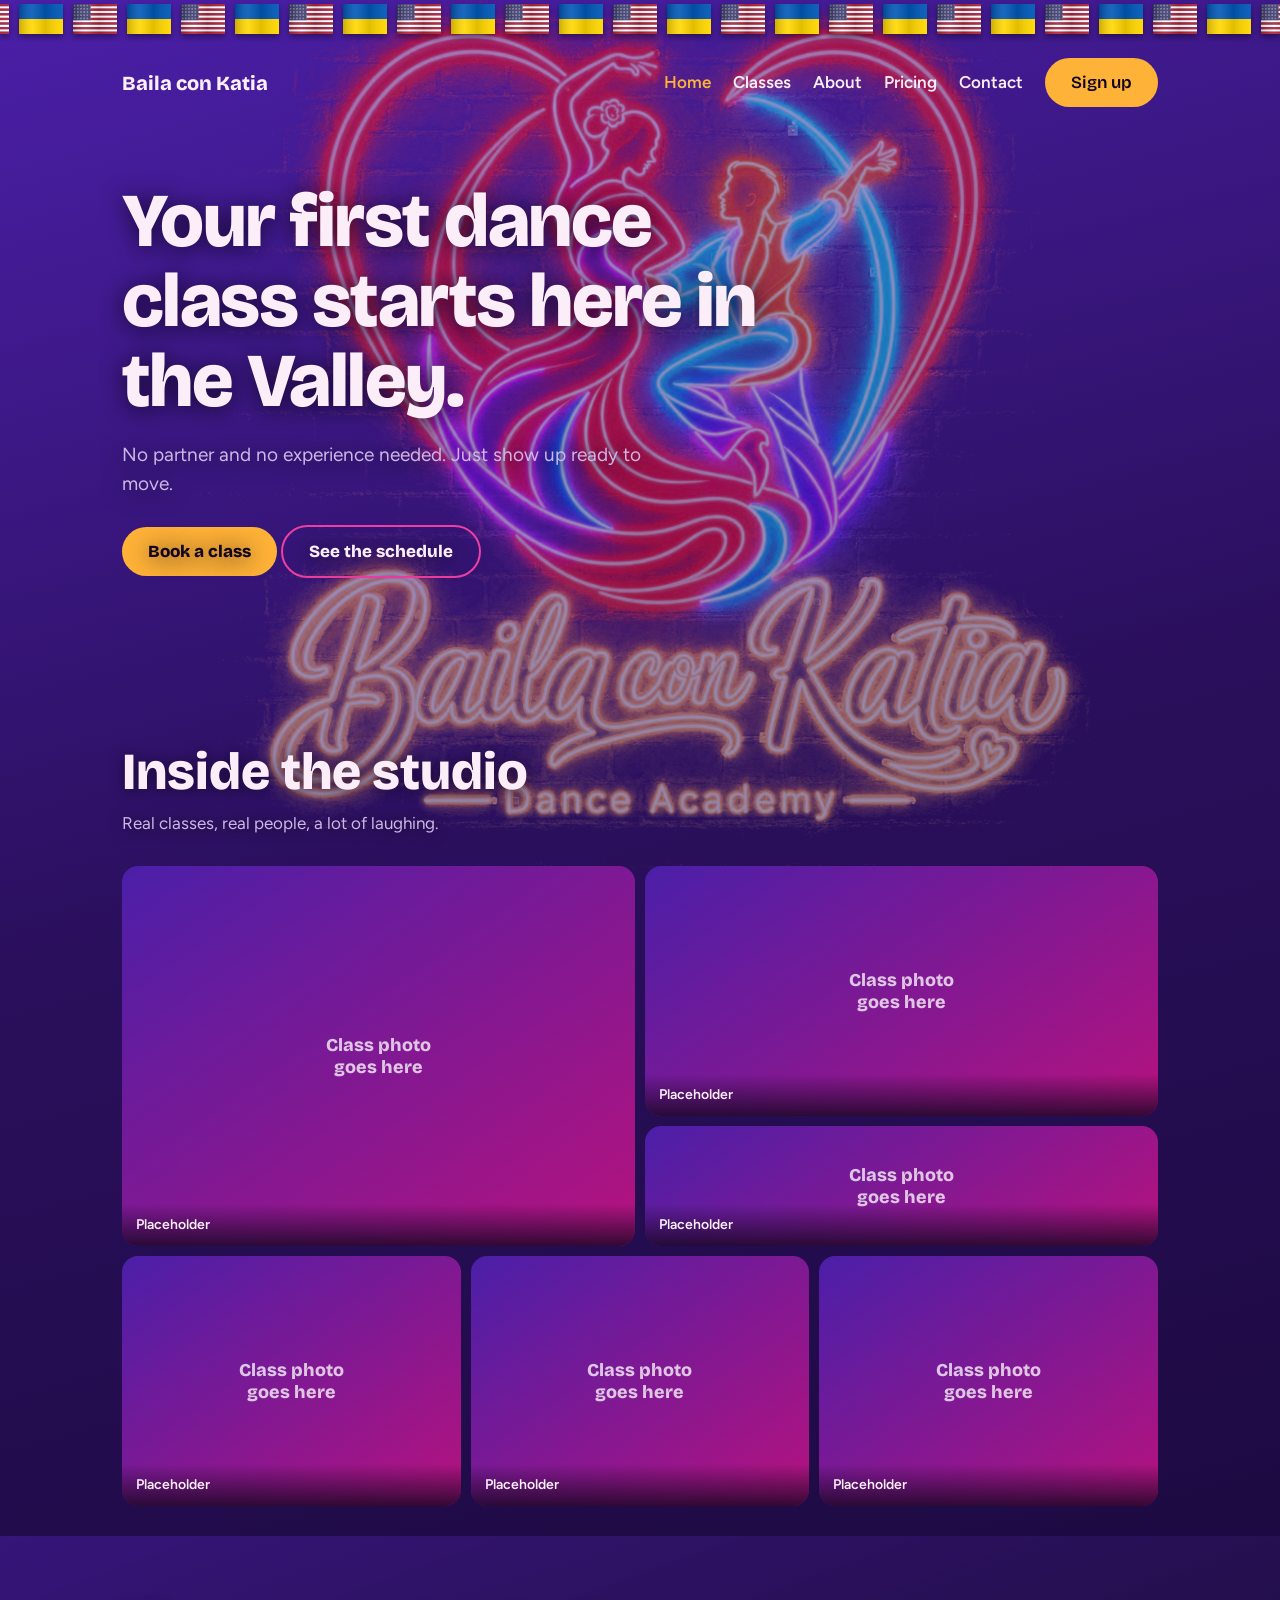
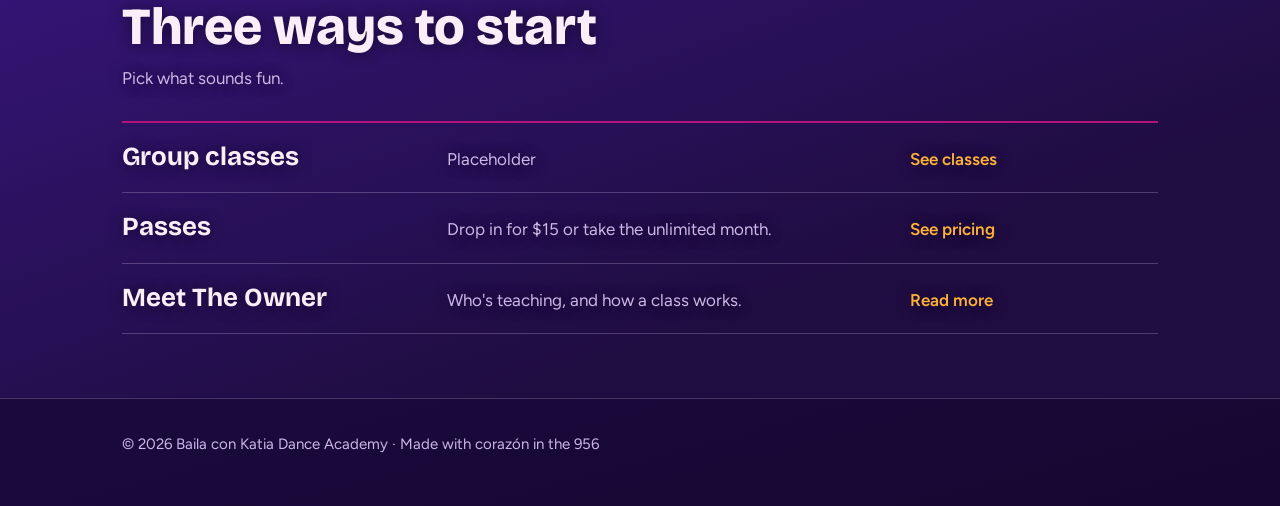
<file: index.html>
<!DOCTYPE html>
<html lang="en">
<head>
<meta charset="utf-8">
<meta name="viewport" content="width=device-width, initial-scale=1, viewport-fit=cover">
<meta name="theme-color" content="#12061f">
<title>Baila con Katia Dance Academy | Rio Grande Valley</title>
<meta name="description" content="Dance classes in Hidalgo County, Rio Grande Valley, TX.">
<link rel="icon" href="images/logo-neon.png">
<link href="https://fonts.googleapis.com/css2?family=Bricolage+Grotesque:opsz,wght@12..96,500;12..96,800&family=Figtree:wght@400;600&display=swap" rel="stylesheet">
<link rel="stylesheet" href="css/styles.css">
</head>
<body class="bg-neon">
<div class="flag-strip" id="flagStrip" aria-hidden="true"></div>
<div class="wrap">
<nav aria-label="Main"><b>Baila con Katia</b><div id="menu">
<a href="index.html" aria-current="page">Home</a>
<a href="classes.html">Classes</a>
<a href="about.html">About</a>
<a href="pricing.html">Pricing</a>
<a href="contact.html">Contact</a>
<a class="btn nav-cta" href="pricing.html">Sign up</a>
</div></nav>
<header class="hero">
<div>
<h1>Your first dance class starts here in the Valley.</h1>
<p>No partner and no experience needed. Just show up ready to move.</p>
<a class="btn" href="pricing.html">Book a class</a> <a class="btn ghost" href="classes.html">See the schedule</a>
</div>
</header>
</div>
<section class="gallery-section"><div class="wrap"><h2>Inside the studio</h2><p class="lead">Real classes, real people, a lot of laughing.</p><div class="gal" id="gal"></div></div></section>
<section class="band"><div class="wrap">
<h2>Three ways to start</h2>
<p class="lead">Pick what sounds fun.</p>
<div class="classes">
<a class="row" href="classes.html"><h3>Group classes</h3><span>Placeholder</span><em>See classes</em></a>
<a class="row" href="pricing.html"><h3>Passes</h3><span>Drop in for $15 or take the unlimited month.</span><em>See pricing</em></a>
<a class="row" href="about.html"><h3>Meet The Owner</h3><span>Who's teaching, and how a class works.</span><em>Read more</em></a>
</div></div></section>

<div class="bar"><a class="btn" href="pricing.html">Book a class</a><a class="btn ghost" href="contact.html">Visit</a></div>
<footer><div class="wrap">© 2026 Baila con Katia Dance Academy · Made with corazón in the 956</div></footer>
<script src="js/main.js"></script>
</body>
</html>
</file>
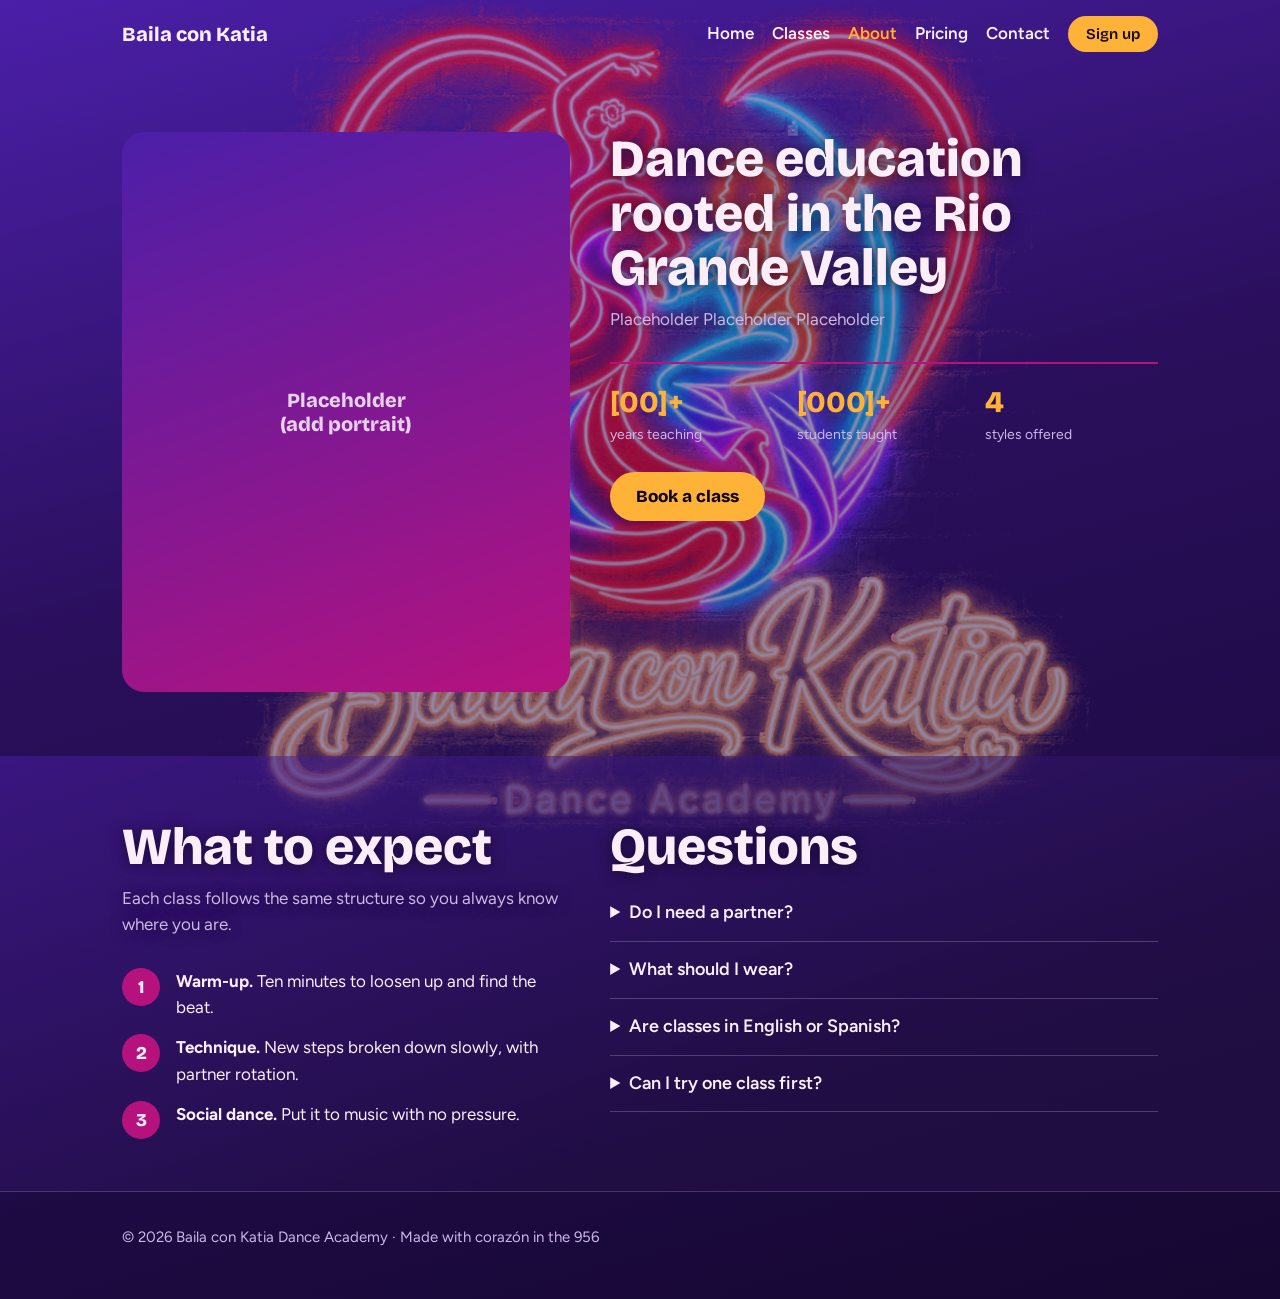
<file: about.html>
<!DOCTYPE html>
<html lang="en">
<head>
<meta charset="utf-8">
<meta name="viewport" content="width=device-width, initial-scale=1, viewport-fit=cover">
<meta name="theme-color" content="#12061f">
<title>About Katia | Baila con Katia</title>
<meta name="description" content="Latin dance classes in Hidalgo County, Rio Grande Valley, TX. Salsa, bachata, cumbia, kids classes and private lessons.">
<link rel="icon" href="images/logo-neon.png">
<link href="https://fonts.googleapis.com/css2?family=Bricolage+Grotesque:opsz,wght@12..96,500;12..96,800&family=Figtree:wght@400;600&display=swap" rel="stylesheet">
<link rel="stylesheet" href="css/styles.css">
</head>
<body class="bg-neon">
<div class="picado" id="picado" aria-hidden="true"></div>
<div class="wrap">
<nav aria-label="Main"><b>Baila con Katia</b><div id="menu"><a href="index.html">Home</a><a href="classes.html">Classes</a><a href="about.html" aria-current="page">About</a><a href="pricing.html">Pricing</a><a href="contact.html">Contact</a><a class="btn" href="pricing.html" style="padding:9px 18px;font-size:15px">Sign up</a></div></nav>
</div>
<section><div class="wrap">
<div class="ab"><div class="portrait">Placeholder<br>(add portrait)</div>
<div><h2>Dance education rooted in the Rio Grande Valley</h2>
<p class="lead">Placeholder Placeholder Placeholder</p>
<div class="facts"><div><b>[00]+</b><span>years teaching</span></div><div><b>[000]+</b><span>students taught</span></div><div><b>4</b><span>styles offered</span></div></div>
<a class="btn" href="pricing.html">Book a class</a></div></div></div></section>
<section class="band"><div class="wrap ab">
<div><h2>What to expect</h2><p class="lead">Each class follows the same structure so you always know where you are.</p>
<ol class="steps"><li><strong>Warm-up.</strong> Ten minutes to loosen up and find the beat.</li><li><strong>Technique.</strong> New steps broken down slowly, with partner rotation.</li><li><strong>Social dance.</strong> Put it to music with no pressure.</li></ol></div>
<div><h2>Questions</h2>
<details><summary>Do I need a partner?</summary><p>No. We rotate partners during class.</p></details>
<details><summary>What should I wear?</summary><p>Comfortable clothes and shoes you can pivot in. Avoid sneakers with heavy grip.</p></details>
<details><summary>Are classes in English or Spanish?</summary><p>Both. Katia teaches in English y español.</p></details>
<details><summary>Can I try one class first?</summary><p>Yes. The drop-in pass is made for that.</p></details>
</div></div></section>

<div class="bar" id="bar"><a class="btn" href="pricing.html">Book a class</a><a class="btn ghost" href="contact.html">Visit</a></div>
<footer><div class="wrap">© 2026 Baila con Katia Dance Academy · Made with corazón in the 956</div></footer>
<script src="js/main.js"></script>
</body>
</html>
</file>
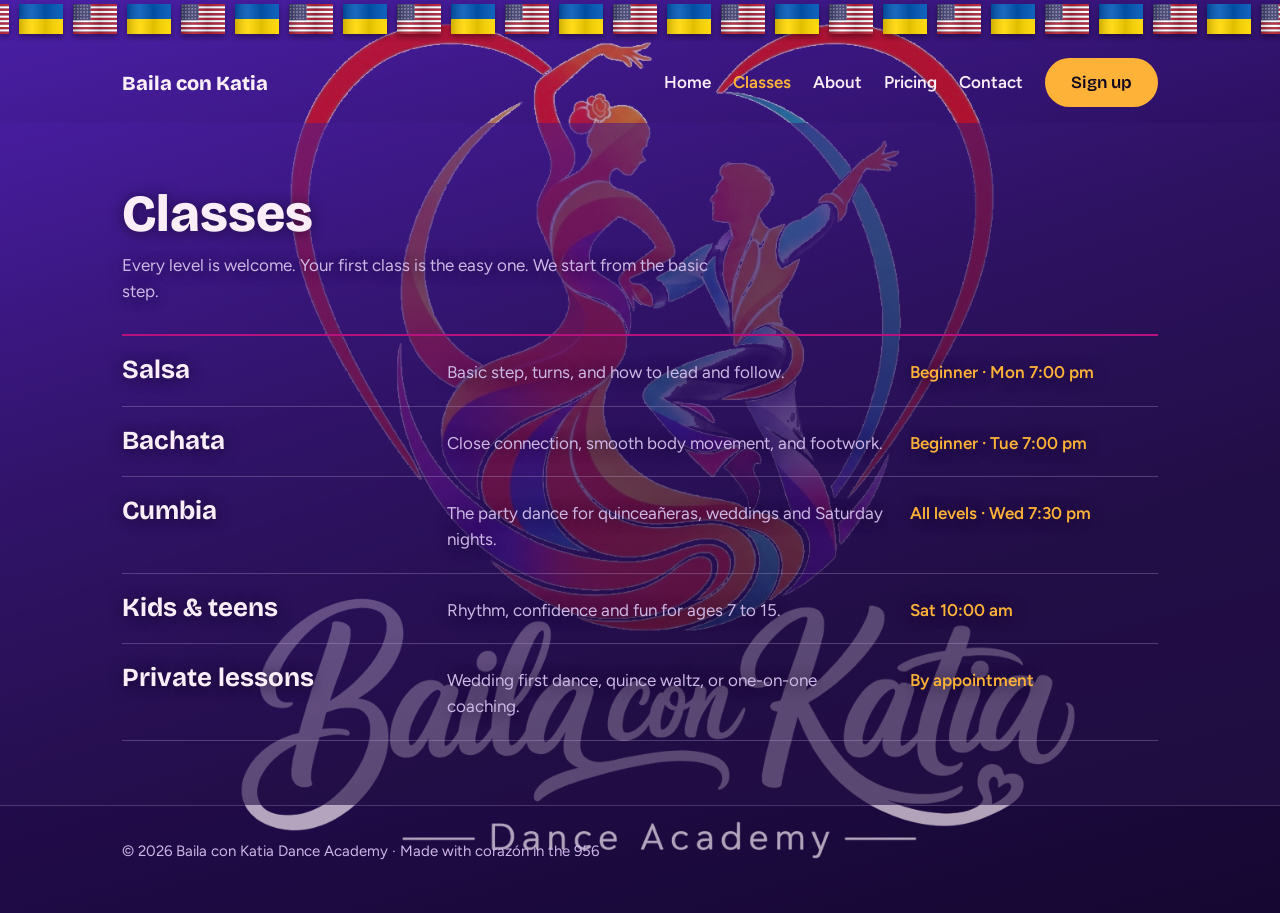
<file: classes.html>
<!DOCTYPE html>
<html lang="en">
<head>
<meta charset="utf-8">
<meta name="viewport" content="width=device-width, initial-scale=1, viewport-fit=cover">
<meta name="theme-color" content="#12061f">
<title>Classes | Baila con Katia</title>
<meta name="description" content="Latin dance classes in Hidalgo County, Rio Grande Valley, TX. Salsa, bachata, cumbia, kids classes and private lessons.">
<link rel="icon" href="images/logo-neon.png">
<link href="https://fonts.googleapis.com/css2?family=Bricolage+Grotesque:opsz,wght@12..96,500;12..96,800&family=Figtree:wght@400;600&display=swap" rel="stylesheet">
<link rel="stylesheet" href="css/styles.css">
</head>
<body class="bg-color">
<div class="flag-strip" id="flagStrip" aria-hidden="true"></div>
<div class="wrap">
<nav aria-label="Main"><b>Baila con Katia</b><div id="menu">
<a href="index.html">Home</a>
<a href="classes.html" aria-current="page">Classes</a>
<a href="about.html">About</a>
<a href="pricing.html">Pricing</a>
<a href="contact.html">Contact</a>
<a class="btn nav-cta" href="pricing.html">Sign up</a>
</div></nav>
</div>
<section class="band" id="classes"><div class="wrap">
<h2>Classes</h2>
<p class="lead">Every level is welcome. Your first class is the easy one. We start from the basic step.</p>
<div class="classes">
<div class="row"><h3>Salsa</h3><span>Basic step, turns, and how to lead and follow.</span><em>Beginner · Mon 7:00 pm</em></div>
<div class="row"><h3>Bachata</h3><span>Close connection, smooth body movement, and footwork.</span><em>Beginner · Tue 7:00 pm</em></div>
<div class="row"><h3>Cumbia</h3><span>The party dance for quinceañeras, weddings and Saturday nights.</span><em>All levels · Wed 7:30 pm</em></div>
<div class="row"><h3>Kids &amp; teens</h3><span>Rhythm, confidence and fun for ages 7 to 15.</span><em>Sat 10:00 am</em></div>
<div class="row"><h3>Private lessons</h3><span>Wedding first dance, quince waltz, or one-on-one coaching.</span><em>By appointment</em></div>
</div>
</div></section>

<div class="bar"><a class="btn" href="pricing.html">Book a class</a><a class="btn ghost" href="contact.html">Visit</a></div>
<footer><div class="wrap">© 2026 Baila con Katia Dance Academy · Made with corazón in the 956</div></footer>
<script src="js/main.js"></script>
</body>
</html>
</file>
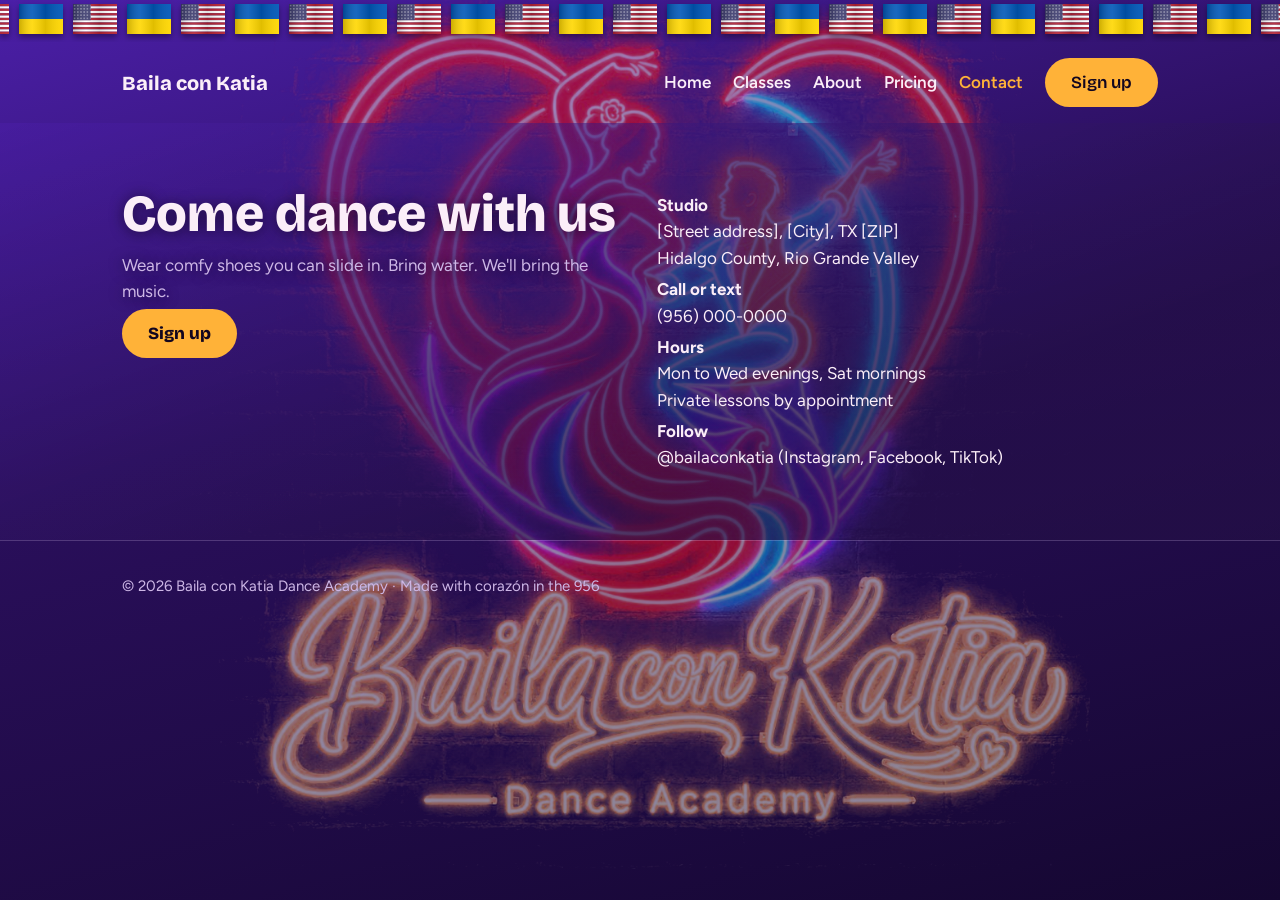
<file: contact.html>
<!DOCTYPE html>
<html lang="en">
<head>
<meta charset="utf-8">
<meta name="viewport" content="width=device-width, initial-scale=1, viewport-fit=cover">
<meta name="theme-color" content="#12061f">
<title>Contact and location | Baila con Katia</title>
<meta name="description" content="Latin dance classes in Hidalgo County, Rio Grande Valley, TX. Salsa, bachata, cumbia, kids classes and private lessons.">
<link rel="icon" href="images/logo-neon.png">
<link href="https://fonts.googleapis.com/css2?family=Bricolage+Grotesque:opsz,wght@12..96,500;12..96,800&family=Figtree:wght@400;600&display=swap" rel="stylesheet">
<link rel="stylesheet" href="css/styles.css">
</head>
<body class="bg-neon">
<div class="flag-strip" id="flagStrip" aria-hidden="true"></div>
<div class="wrap">
<nav aria-label="Main"><b>Baila con Katia</b><div id="menu">
<a href="index.html">Home</a>
<a href="classes.html">Classes</a>
<a href="about.html">About</a>
<a href="pricing.html">Pricing</a>
<a href="contact.html" aria-current="page">Contact</a>
<a class="btn nav-cta" href="pricing.html">Sign up</a>
</div></nav>
</div>
<section class="band" id="visit"><div class="wrap info">
<div><h2>Come dance with us</h2><p class="lead">Wear comfy shoes you can slide in. Bring water. We'll bring the music.</p><a class="btn" href="pricing.html">Sign up</a></div>
<div><p><strong>Studio</strong><br>[Street address], [City], TX [ZIP]<br>Hidalgo County, Rio Grande Valley</p>
<p><strong>Call or text</strong><br>(956) 000-0000</p>
<p><strong>Hours</strong><br>Mon to Wed evenings, Sat mornings<br>Private lessons by appointment</p>
<p><strong>Follow</strong><br>@bailaconkatia (Instagram, Facebook, TikTok)</p></div>
</div></section>

<div class="bar"><a class="btn" href="pricing.html">Book a class</a><a class="btn ghost" href="contact.html">Visit</a></div>
<footer><div class="wrap">© 2026 Baila con Katia Dance Academy · Made with corazón in the 956</div></footer>
<script src="js/main.js"></script>
</body>
</html>
</file>
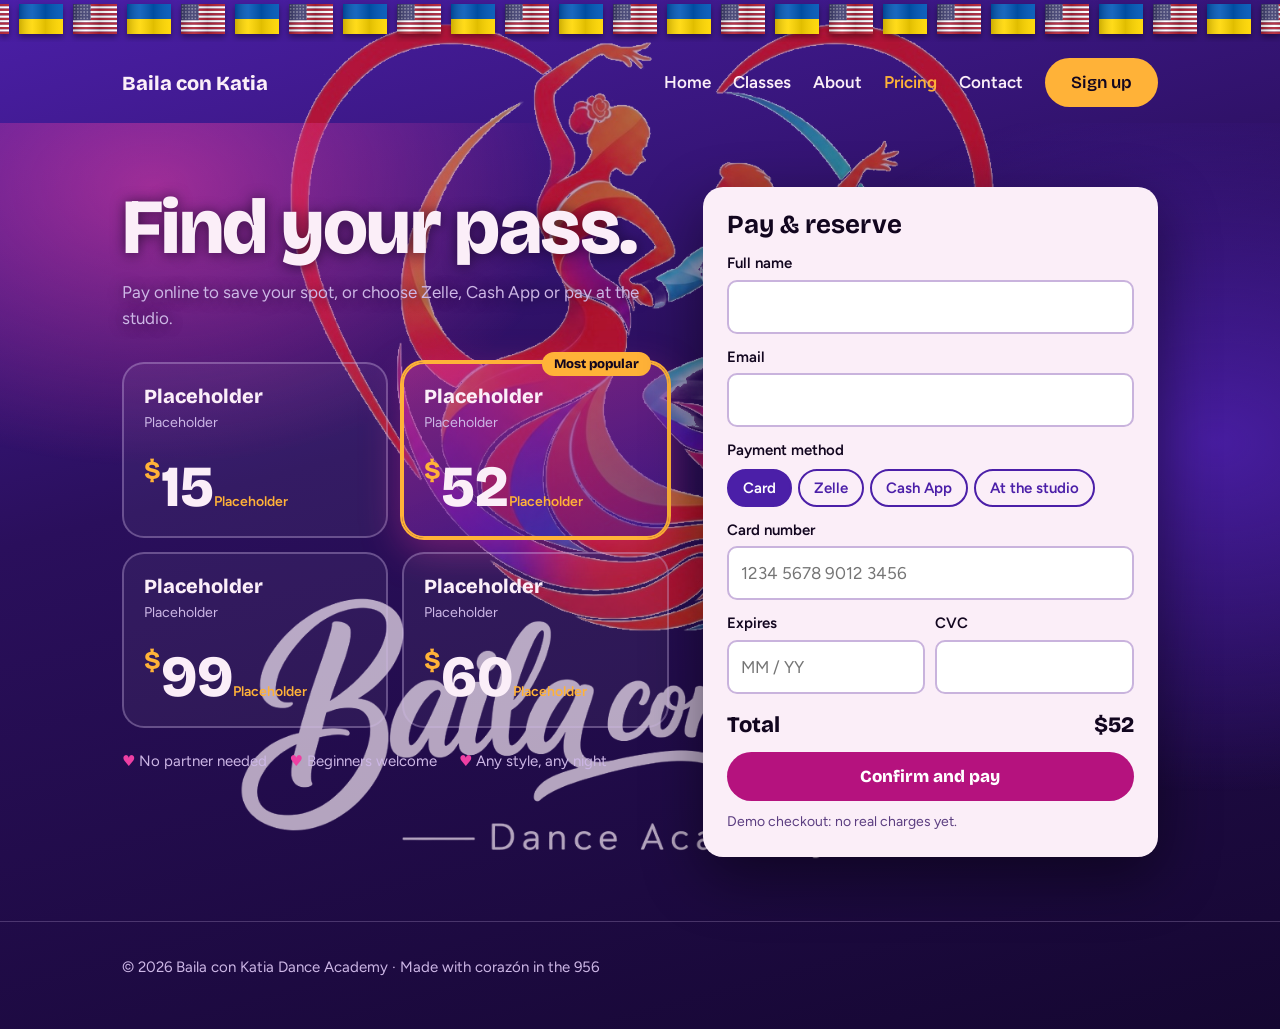
<file: pricing.html>
<!DOCTYPE html>
<html lang="en">
<head>
<meta charset="utf-8">
<meta name="viewport" content="width=device-width, initial-scale=1, viewport-fit=cover">
<meta name="theme-color" content="#12061f">
<title>Pricing and sign up | Baila con Katia</title>
<meta name="description" content="Latin dance classes in Hidalgo County, Rio Grande Valley, TX. Salsa, bachata, cumbia, kids classes and private lessons.">
<link rel="icon" href="images/logo-neon.png">
<link href="https://fonts.googleapis.com/css2?family=Bricolage+Grotesque:opsz,wght@12..96,500;12..96,800&family=Figtree:wght@400;600&display=swap" rel="stylesheet">
<link rel="stylesheet" href="css/styles.css">
</head>
<body class="bg-color nobar">
<div class="flag-strip" id="flagStrip" aria-hidden="true"></div>
<div class="wrap">
<nav aria-label="Main"><b>Baila con Katia</b><div id="menu">
<a href="index.html">Home</a>
<a href="classes.html">Classes</a>
<a href="about.html">About</a>
<a href="pricing.html" aria-current="page">Pricing</a>
<a href="contact.html">Contact</a>
<a class="btn nav-cta" href="pricing.html">Sign up</a>
</div></nav>
</div>
<section class="hot" id="pay"><div class="wrap pay">
<div>
<h2>Find your pass.</h2>
<p class="lead">Pay online to save your spot, or choose Zelle, Cash App or pay at the studio.</p>
<div class="pkgs" id="pkgs"></div>
<ul class="perks"><li>No partner needed</li><li>Beginners welcome</li><li>Any style, any night</li></ul>
</div>
<div class="box">
<h3>Pay &amp; reserve</h3>
<form id="f" novalidate>
<label for="n">Full name</label><input id="n" autocomplete="name">
<label for="e">Email</label><input id="e" type="email" autocomplete="email">
<label>Payment method</label>
<div class="tabs" id="tabs"></div>
<div id="card">
<label for="cn">Card number</label><input id="cn" inputmode="numeric" autocomplete="cc-number" placeholder="1234 5678 9012 3456">
<div class="two"><div><label for="ex">Expires</label><input id="ex" placeholder="MM / YY" autocomplete="cc-exp"></div><div><label for="cv">CVC</label><input id="cv" inputmode="numeric" autocomplete="cc-csc"></div></div>
</div>
<p id="alt" class="note" hidden></p>
<div class="total"><span>Total</span><span id="tot">$0</span></div>
<button class="btn" type="submit">Confirm and pay</button>
<div id="done" role="status" hidden></div>
<p class="note">Demo checkout: no real charges yet.</p>
</form>
</div>
</div></section>

<div class="bar"><a class="btn" href="pricing.html">Book a class</a><a class="btn ghost" href="contact.html">Visit</a></div>
<footer><div class="wrap">© 2026 Baila con Katia Dance Academy · Made with corazón in the 956</div></footer>
<script src="js/main.js"></script>
</body>
</html>
</file>
<file: css/styles.css>
:root {
  --ink: #12061f;
  --deep: #241046;
  --violet: #4b1fa8;
  --fuchsia: #b5127e;
  --hot: #ee3fa3;
  --gold: #ffb238;
  --paper: #fbeef8;
  --mute: #cdb7e6;
  color-scheme: dark;
}

*, *::before, *::after { box-sizing: border-box; }

html {
  background: #1b0b3a linear-gradient(165deg, #4b1fa8 0%, #2a0f5c 40%, #150731 100%);
  scroll-behavior: smooth;
  -webkit-text-size-adjust: 100%;
  overflow-x: hidden;
}

body {
  margin: 0;
  min-height: 100vh;
  padding-top: env(safe-area-inset-top, 0px);
  overflow-x: hidden;
  color: var(--paper);
  font: 400 17px/1.55 Figtree, system-ui, sans-serif;
}

/* big logo sitting behind each page */
body::before {
  content: "";
  position: fixed;
  inset: 0;
  z-index: -1;
  pointer-events: none;
  background: center / contain no-repeat;
  opacity: .5;
}
.bg-neon::before { background-image: url(../images/logo-neon.png); }
.bg-color::before { background-image: url(../images/logo-color.png); opacity: .68; }

h1, h2, h3 { margin: 0; font-family: "Bricolage Grotesque", Georgia, sans-serif; line-height: 1.05; }
h2 { margin-bottom: 10px; font-size: clamp(32px, 5vw, 52px); font-weight: 800; text-shadow: 0 1px 14px rgba(18, 6, 31, .7); }
h1, h2, h3, p { overflow-wrap: break-word; }
a { color: inherit; }
img { max-width: 100%; height: auto; }
:focus-visible { outline: 3px solid var(--gold); outline-offset: 3px; }
[hidden] { display: none !important; }

.wrap { max-width: 1080px; margin: 0 auto; padding: 0 22px; }
section { padding: 64px 0; }
.band { background: linear-gradient(160deg, rgba(75, 31, 168, .5), rgba(36, 16, 70, .62) 70%); }
.lead { max-width: 36em; margin: 0 0 30px; color: var(--mute); text-shadow: 0 1px 14px rgba(18, 6, 31, .7); }

/* flags across the top */
.flag-strip { height: 42px; overflow: hidden; pointer-events: none; }
.flag-strip svg { display: block; filter: drop-shadow(0 3px 3px rgba(0, 0, 0, .4)); }

/* nav */
nav { display: flex; justify-content: space-between; align-items: center; gap: 14px; padding: 16px 0; }
nav b { font: 800 20px "Bricolage Grotesque", sans-serif; }
#menu a { margin-left: 18px; font-weight: 600; text-decoration: none; }
#menu a[aria-current] { color: var(--gold); }
#menu .btn { margin-left: 18px; }
.nav-cta { padding: 9px 18px; font-size: 15px; }

.btn {
  display: inline-block;
  padding: 14px 26px;
  border: 0;
  border-radius: 999px;
  background: var(--gold);
  color: var(--ink);
  font: 800 17px "Bricolage Grotesque", sans-serif;
  text-decoration: none;
  cursor: pointer;
}
.btn:hover { background: #ffc766; }
.btn.ghost { background: none; border: 2px solid var(--hot); color: var(--paper); }

/* home */
.hero {
  display: grid;
  grid-template-columns: minmax(0, 640px);
  align-content: center;
  min-height: 62vh;
  padding: 26px 0 70px;
  text-shadow: 0 2px 22px rgba(18, 6, 31, .85);
}
.hero h1 { font-size: clamp(40px, 6.4vw, 76px); font-weight: 800; letter-spacing: -.02em; }
.hero p { max-width: 30em; margin: 18px 0 26px; color: var(--mute); font-size: 19px; }
.gallery-section { padding-bottom: 30px; }

.gal { display: grid; grid-template-columns: repeat(6, minmax(0, 1fr)); grid-auto-rows: 120px; gap: 10px; margin-top: 8px; }
.gal figure {
  position: relative;
  display: flex;
  align-items: flex-end;
  margin: 0;
  overflow: hidden;
  border-radius: 16px;
  background: linear-gradient(145deg, var(--violet), var(--fuchsia));
}
.gal figure:nth-child(1) { grid-column: span 3; grid-row: span 3; }
.gal figure:nth-child(2) { grid-column: span 3; grid-row: span 2; }
.gal figure:nth-child(3) { grid-column: span 3; }
.gal figure:nth-child(n+4) { grid-column: span 2; grid-row: span 2; }
.gal img { position: absolute; inset: 0; width: 100%; height: 100%; object-fit: cover; }
.gal figcaption { position: relative; width: 100%; padding: 10px 14px; background: linear-gradient(transparent, rgba(18, 6, 31, .8)); font-size: 14px; font-weight: 600; }
.gal .ph { position: absolute; inset: 0; display: grid; place-items: center; padding: 10px; color: rgba(255, 255, 255, .75); font: 800 18px "Bricolage Grotesque", sans-serif; text-align: center; }

/* classes list (also used for the home page links) */
.classes { border-top: 2px solid var(--fuchsia); }
.row {
  display: grid;
  grid-template-columns: 1.1fr 1.6fr .9fr;
  gap: 8px 22px;
  align-items: baseline;
  padding: 20px 0;
  border-bottom: 1px solid rgba(205, 183, 230, .28);
  text-shadow: 0 1px 14px rgba(18, 6, 31, .7);
}
.row > * { min-width: 0; }
.row h3 { font-size: 26px; }
.row span { color: var(--mute); }
.row em { color: var(--gold); font-style: normal; font-weight: 600; }
a.row { text-decoration: none; }
a.row:hover h3 { color: var(--hot); }

/* pricing */
.hot {
  background:
    radial-gradient(600px 400px at 12% 8%, rgba(238, 63, 163, .55), transparent 70%),
    radial-gradient(700px 500px at 95% 40%, rgba(75, 31, 168, .9), transparent 70%);
}
.hot h2 { font-size: clamp(40px, 7vw, 78px); letter-spacing: -.02em; }
.pay { display: grid; grid-template-columns: 1.2fr 1fr; gap: 34px; align-items: start; }
.pay > * { min-width: 0; }

.pkgs { display: grid; grid-template-columns: repeat(2, minmax(0, 1fr)); gap: 14px; }
.pkg {
  position: relative;
  display: flex;
  flex-direction: column;
  align-items: flex-start;
  justify-content: space-between;
  min-height: 176px;
  width: 100%;
  padding: 20px;
  border: 2px solid rgba(205, 183, 230, .35);
  border-radius: 22px;
  background: rgba(255, 255, 255, .05);
  color: inherit;
  font: inherit;
  text-align: left;
  cursor: pointer;
  transition: transform .15s, box-shadow .15s, border-color .15s;
}
.pkg:hover { transform: translateY(-3px); }
.pkg[aria-pressed=true] {
  border-color: var(--gold);
  background: linear-gradient(160deg, rgba(238, 63, 163, .45), rgba(75, 31, 168, .55));
  box-shadow: 0 0 0 2px var(--gold), 0 12px 40px rgba(238, 63, 163, .4);
}
.pkg strong { display: block; font: 800 20px "Bricolage Grotesque", sans-serif; }
.pkg small { color: var(--mute); }
.pkg .pr { font: 800 clamp(40px, 6vw, 58px)/1 "Bricolage Grotesque", sans-serif; }
.pkg .pr sup { color: var(--gold); font-size: .45em; vertical-align: top; }
.pkg em { color: var(--gold); font-size: 14px; font-style: normal; font-weight: 600; }
.pkg .tag { position: absolute; top: -12px; right: 16px; padding: 4px 12px; border-radius: 999px; background: var(--gold); color: var(--ink); font: 800 13px "Bricolage Grotesque", sans-serif; }

.perks { display: flex; flex-wrap: wrap; gap: 10px 22px; margin: 22px 0 0; padding: 0; color: var(--mute); font-size: 15px; list-style: none; }
.perks li::before { content: "\2665\00a0"; color: var(--hot); }

.box { position: sticky; top: 16px; padding: 24px; border-radius: 20px; background: var(--paper); color: var(--ink); box-shadow: 0 20px 60px rgba(0, 0, 0, .45); }
.box h3 { margin-bottom: 14px; font-size: 26px; }
label { display: block; margin: 12px 0 4px; font-size: 15px; font-weight: 600; }
input { width: 100%; padding: 12px; border: 2px solid #c9b3dd; border-radius: 10px; background: #fff; color: var(--ink); font: inherit; }
.tabs { display: flex; flex-wrap: wrap; gap: 6px; margin: 6px 0 4px; }
.tabs button { padding: 8px 14px; border: 2px solid var(--violet); border-radius: 999px; background: none; color: var(--violet); font: 600 15px Figtree, sans-serif; cursor: pointer; }
.tabs button[aria-pressed=true] { background: var(--violet); color: #fff; }
.two { display: grid; grid-template-columns: repeat(2, minmax(0, 1fr)); gap: 10px; }
.total { display: flex; justify-content: space-between; margin: 18px 0 14px; font: 800 22px "Bricolage Grotesque", sans-serif; }
.box .btn { width: 100%; background: var(--fuchsia); color: #fff; }
.note { margin: 10px 0 0; color: #5b3d80; font-size: 14px; }
#done { margin-top: 14px; padding: 14px; border-radius: 12px; font-weight: 600; }
#done.ok { background: #e9ffe9; color: #0d4a1c; }
#done.err { background: #ffe9ee; color: #7a0a2a; }

/* about */
.ab { display: grid; grid-template-columns: .9fr 1.1fr; gap: 40px; align-items: start; }
.ab > * { min-width: 0; }
.portrait { display: grid; place-items: center; aspect-ratio: 4 / 5; padding: 20px; border-radius: 22px; background: linear-gradient(160deg, var(--violet), var(--fuchsia)); color: rgba(255, 255, 255, .8); font: 800 20px "Bricolage Grotesque", sans-serif; text-align: center; }
.facts { display: grid; grid-template-columns: repeat(3, minmax(0, 1fr)); gap: 14px; margin: 26px 0; padding-top: 20px; border-top: 2px solid var(--fuchsia); }
.facts b { display: block; color: var(--gold); font: 800 30px "Bricolage Grotesque", sans-serif; }
.facts span { color: var(--mute); font-size: 14px; }
.steps { display: grid; gap: 14px; margin: 0; padding: 0; list-style: none; counter-reset: step; }
.steps li { position: relative; padding-left: 54px; counter-increment: step; }
.steps li::before { content: counter(step); position: absolute; left: 0; top: 0; display: grid; place-items: center; width: 38px; height: 38px; border-radius: 50%; background: var(--fuchsia); font: 800 18px "Bricolage Grotesque", sans-serif; }
details { padding: 14px 0; border-bottom: 1px solid rgba(205, 183, 230, .28); }
summary { font-size: 18px; font-weight: 600; cursor: pointer; }
details p { margin: 8px 0 0; color: var(--mute); }

/* contact */
.info { display: grid; grid-template-columns: 1fr 1fr; gap: 34px; }
.info > * { min-width: 0; }
.info p { margin: .3em 0; }

footer { padding: 34px 0 50px; border-top: 1px solid rgba(205, 183, 230, .25); color: var(--mute); font-size: 15px; }

/* sticky book button on phones */
.bar { display: none; }
.nobar .bar { display: none !important; }

@media (max-width: 820px) {
  body { padding-bottom: calc(76px + env(safe-area-inset-bottom, 0px)); font-size: 16px; }
  body::before { background-size: 175% auto; }
  .wrap { padding: 0 18px; }
  section { padding: 44px 0; }
  h2, .hot h2 { font-size: clamp(30px, 9vw, 44px); }

  nav { flex-direction: column; align-items: flex-start; gap: 8px; padding: 12px 0; }
  #menu { display: flex; gap: 8px; width: 100%; padding-bottom: 6px; overflow-x: auto; -webkit-overflow-scrolling: touch; }
  #menu a { flex: 0 0 auto; margin: 0; padding: 9px 16px; border: 1.5px solid rgba(205, 183, 230, .4); border-radius: 999px; font-size: 15px; }
  #menu a[aria-current] { background: var(--hot); border-color: var(--hot); color: #fff; }
  #menu .btn { display: none; }

  .hero { min-height: 54vh; gap: 24px; padding-bottom: 44px; }
  .hero h1 { font-size: clamp(34px, 10.5vw, 52px); }
  .hero .btn { width: 100%; margin: 0 0 10px; text-align: center; }

  .gal { grid-template-columns: repeat(2, minmax(0, 1fr)); grid-auto-rows: 130px; }
  .gal figure:nth-child(n) { grid-column: span 1; grid-row: span 1; }
  .gal figure:nth-child(1) { grid-column: span 2; grid-row: span 2; }
  .gal figure:nth-child(6) { grid-column: span 2; }

  .row, .pay, .ab, .info { grid-template-columns: 1fr; }
  .row h3 { font-size: 24px; }

  .pkgs { grid-template-columns: 1fr; gap: 10px; }
  .pkg { flex-direction: row; align-items: center; min-height: 0; padding: 16px; }
  .pkg .pr { font-size: 40px; }
  .pkg em { display: block; }
  .pkg .tag { top: -11px; }
  .box { position: static; padding: 20px 16px; }
  .total { font-size: 20px; }

  .portrait { aspect-ratio: 16 / 10; }
  .facts b { font-size: 24px; }

  .bar {
    display: flex;
    position: fixed;
    left: 0;
    right: 0;
    bottom: 0;
    z-index: 9;
    gap: 10px;
    padding: 12px 16px calc(12px + env(safe-area-inset-bottom, 0px));
    border-top: 1px solid rgba(205, 183, 230, .3);
    background: rgba(18, 6, 31, .94);
    backdrop-filter: blur(8px);
  }
  .bar .btn { flex: 1; padding: 13px 10px; text-align: center; }
  .bar .btn.ghost { flex: 0 0 auto; }
}

@media (max-width: 380px) {
  body { font-size: 15.5px; }
  .wrap { padding: 0 14px; }
  .facts span { font-size: 12px; }
}
</file>
